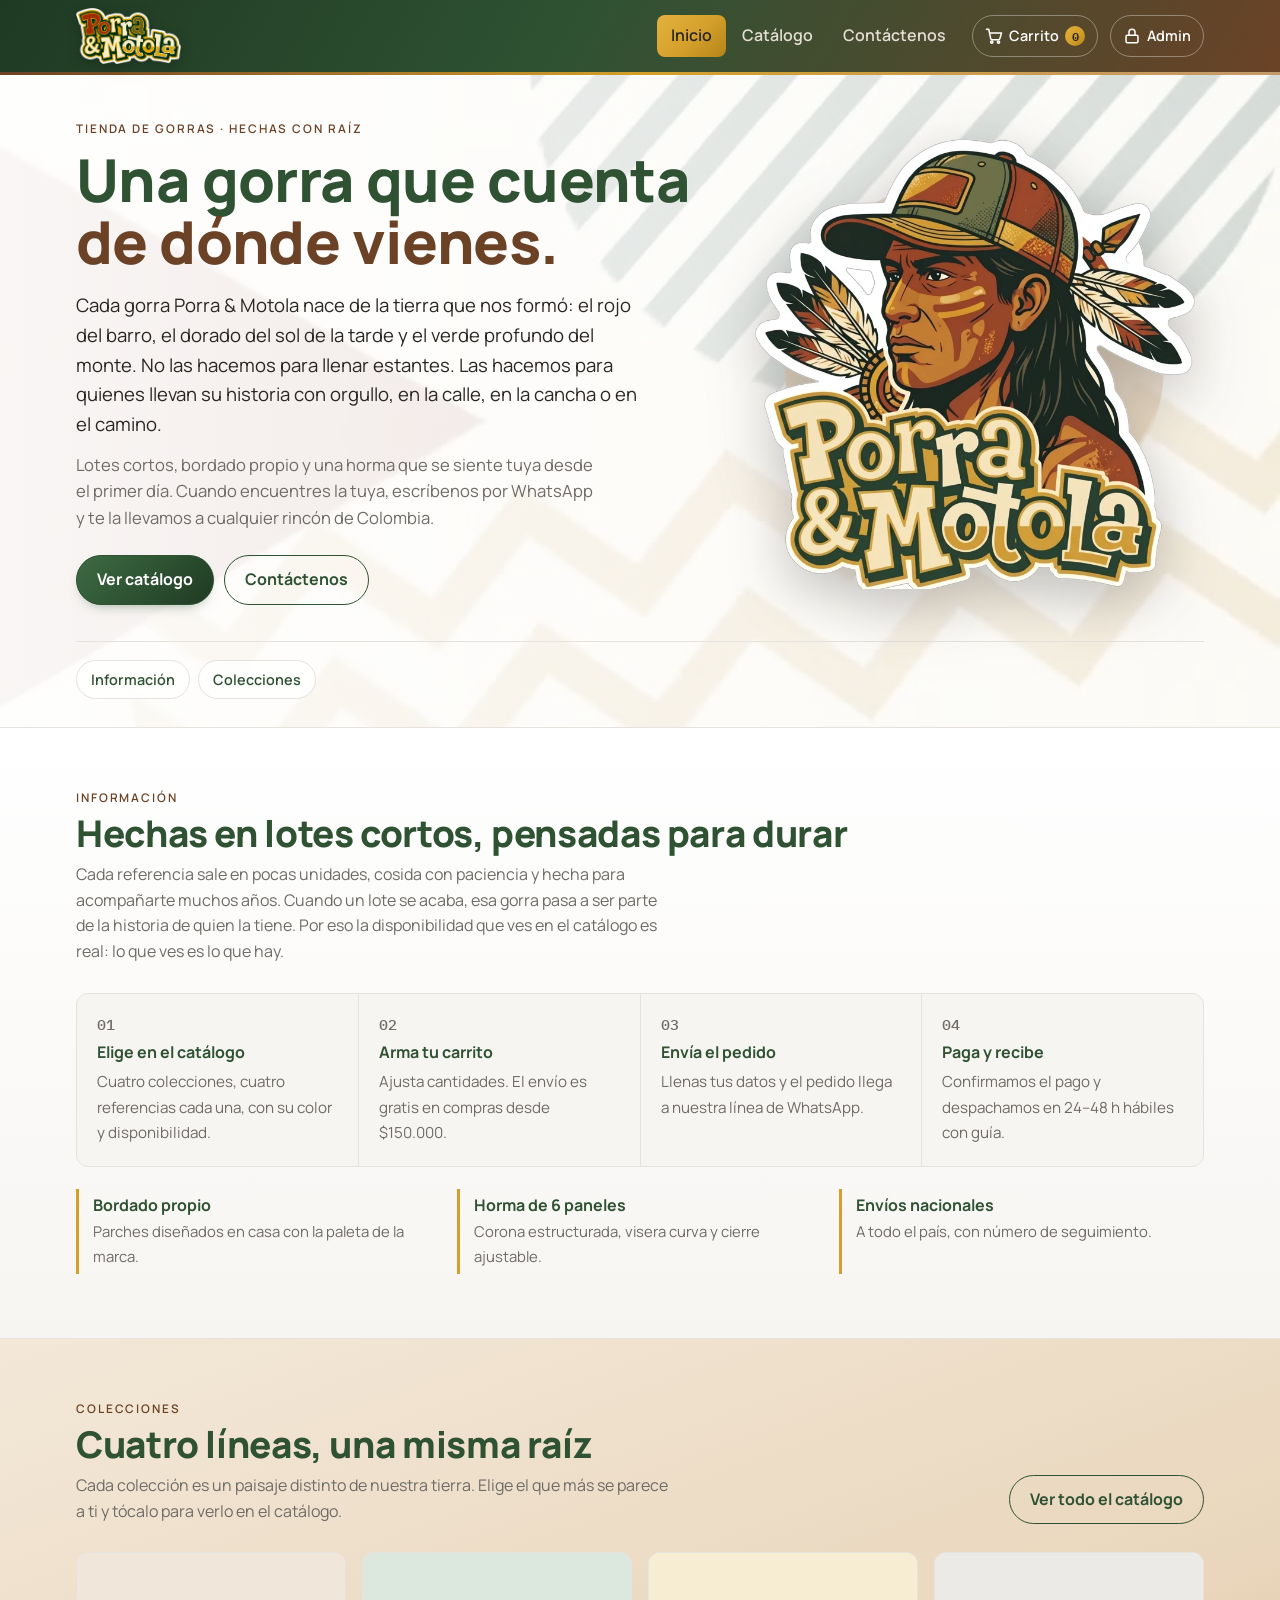
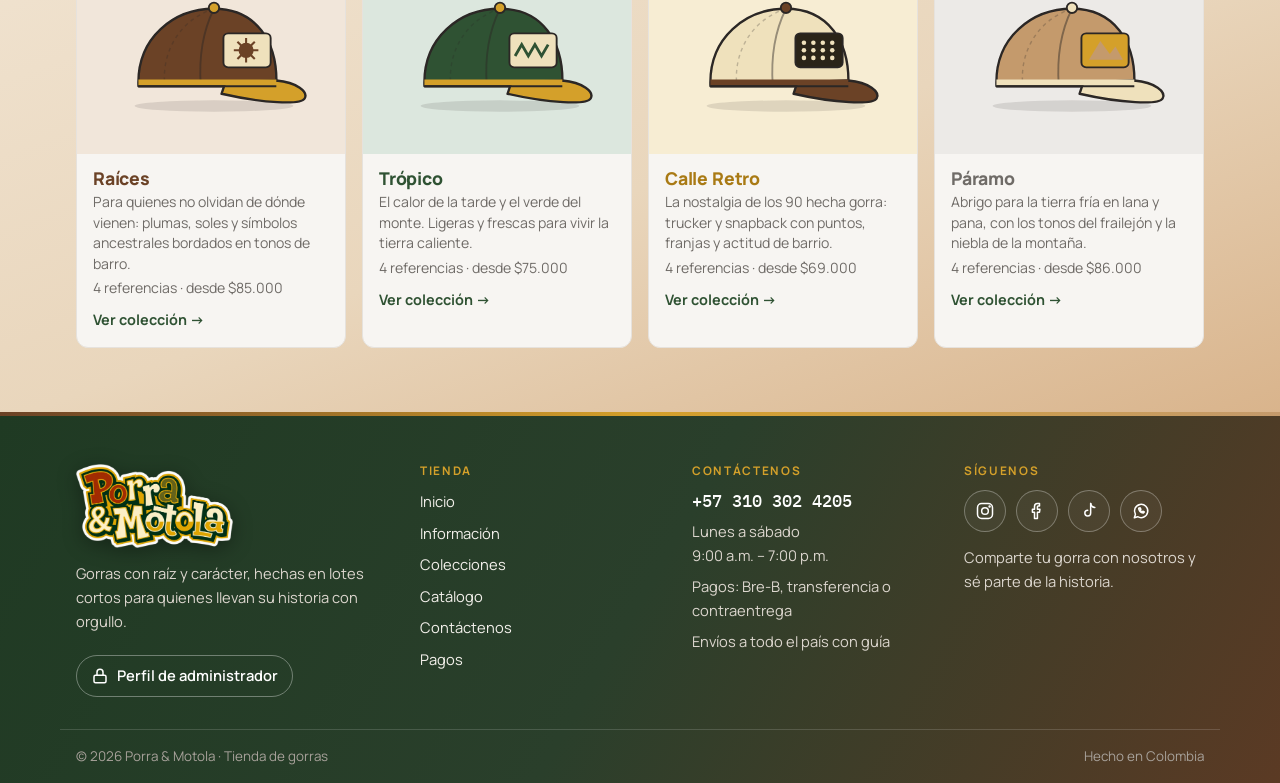
<file: index.html>
<!doctype html>
<html lang="es">
<head>
<meta charset="utf-8">
<meta name="viewport" content="width=device-width, initial-scale=1, viewport-fit=cover">
<title>Porra &amp; Motola · Tienda de gorras</title>
<meta name="description" content="Porra &amp; Motola: gorras con raíz y carácter. Cuatro colecciones con bordado propio y pedidos por WhatsApp a toda Colombia.">
<meta name="theme-color" content="#2F5233">
<meta property="og:title" content="Porra &amp; Motola · Tienda de gorras">
<meta property="og:description" content="Gorras con raíz y carácter. Pide por WhatsApp y recíbela en cualquier ciudad de Colombia.">
<meta property="og:image" content="assets/img/mascota.webp">
<meta property="og:type" content="website">
<link rel="icon" type="image/png" href="assets/img/favicon.png">
<link rel="apple-touch-icon" href="assets/img/logo-sello.png">
<link rel="preconnect" href="https://fonts.googleapis.com">
<link rel="preconnect" href="https://fonts.gstatic.com" crossorigin>
<link rel="stylesheet" href="https://fonts.googleapis.com/css2?family=Manrope:wght@400;500;600;700;800&family=IBM+Plex+Mono:wght@500&display=swap">
<link rel="stylesheet" href="assets/css/styles.css">
</head>
<body>
<header class="top">
  <div class="wrap">
    <button class="brand" type="button" data-go="inicio" aria-label="Porra &amp; Motola, ir al inicio"><img src="assets/img/logo-letras.webp" alt="Porra &amp; Motola"></button>
    <nav class="main" aria-label="Secciones">
      <button class="navbtn on" type="button" data-go="inicio">Inicio</button>
      <button class="navbtn" type="button" data-go="catalogo">Catálogo</button>
      <button class="navbtn" type="button" data-go="contactenos">Contáctenos</button>
    </nav>
    <button class="iconbtn" type="button" data-go="pagos" aria-label="Ver carrito"><svg class="i" viewBox="0 0 24 24"><circle cx="9" cy="20" r="1.5"/><circle cx="18" cy="20" r="1.5"/><path d="M2 3h3l2.6 12.4a2 2 0 0 0 2 1.6h8.2a2 2 0 0 0 2-1.5L22 8H6"/></svg><span class="lbl">Carrito</span><span class="n" id="cartN">0</span></button>
    <button class="iconbtn" type="button" id="openAdmin" title="Acceso administrador"><svg class="i" viewBox="0 0 24 24"><rect x="4" y="11" width="16" height="10" rx="2"/><path d="M8 11V7a4 4 0 0 1 8 0v4"/></svg><span class="lbl">Admin</span></button>
  </div>
</header>

<main>
<!-- ===== VISTA: INICIO ===== -->
<div class="view" id="v-inicio">
  <section class="band hero-b" id="inicio">
    <video class="bgvid" id="bgvid" autoplay muted loop playsinline preload="auto" poster="assets/img/fondo-inicio.jpg" aria-hidden="true" tabindex="-1"><source src="assets/video/fondo-inicio.mp4" type="video/mp4"></video>
    <div class="wrap hero">
      <div class="copy">
        <div class="eyebrow">Tienda de gorras · Hechas con raíz</div>
        <h1>Una gorra que cuenta <span>de dónde vienes.</span></h1>
        <p class="lead">Cada gorra Porra &amp; Motola nace de la tierra que nos formó: el rojo del barro, el dorado del sol de la tarde y el verde profundo del monte. No las hacemos para llenar estantes. Las hacemos para quienes llevan su historia con orgullo, en la calle, en la cancha o en el camino.</p>
        <p>Lotes cortos, bordado propio y una horma que se siente tuya desde el primer día. Cuando encuentres la tuya, escríbenos por WhatsApp y te la llevamos a cualquier rincón de Colombia.</p>
        <div class="cta">
          <button class="btn" type="button" data-go="catalogo">Ver catálogo</button>
          <button class="btn ghost" type="button" data-go="contactenos">Contáctenos</button>
        </div>
      </div>
      <div class="mascwrap"><img class="mascot" src="assets/img/mascota.webp" alt="Mascota Porra &amp; Motola: hombre indígena con gorra y plumas"></div>
    </div>
    <div class="wrap"><div class="subnav" role="navigation" aria-label="En esta página">
      <button type="button" data-go="informacion">Información</button>
      <button type="button" data-go="colecciones">Colecciones</button>
    </div></div>
  </section>

  <section class="band info-b" id="informacion">
    <div class="wrap">
      <div class="sechead"><div><div class="eyebrow">Información</div><h2>Hechas en lotes cortos, pensadas para durar</h2><p>Cada referencia sale en pocas unidades, cosida con paciencia y hecha para acompañarte muchos años. Cuando un lote se acaba, esa gorra pasa a ser parte de la historia de quien la tiene. Por eso la disponibilidad que ves en el catálogo es real: lo que ves es lo que hay.</p></div></div>
      <div class="info">
        <div><span class="num">01</span><b>Elige en el catálogo</b><span>Cuatro colecciones, cuatro referencias cada una, con su color y disponibilidad.</span></div>
        <div><span class="num">02</span><b>Arma tu carrito</b><span>Ajusta cantidades. El envío es gratis en compras desde $150.000.</span></div>
        <div><span class="num">03</span><b>Envía el pedido</b><span>Llenas tus datos y el pedido llega a nuestra línea de WhatsApp.</span></div>
        <div><span class="num">04</span><b>Paga y recibe</b><span>Confirmamos el pago y despachamos en 24–48 h hábiles con guía.</span></div>
      </div>
      <div class="feats">
        <div><b>Bordado propio</b><span>Parches diseñados en casa con la paleta de la marca.</span></div>
        <div><b>Horma de 6 paneles</b><span>Corona estructurada, visera curva y cierre ajustable.</span></div>
        <div><b>Envíos nacionales</b><span>A todo el país, con número de seguimiento.</span></div>
      </div>
    </div>
  </section>

  <section class="band cols-b" id="colecciones">
    <div class="wrap">
      <div class="sechead"><div><div class="eyebrow">Colecciones</div><h2>Cuatro líneas, una misma raíz</h2><p>Cada colección es un paisaje distinto de nuestra tierra. Elige el que más se parece a ti y tócalo para verlo en el catálogo.</p></div><button class="btn ghost" type="button" data-go="catalogo">Ver todo el catálogo</button></div>
      <div class="cols" id="colCards"></div>
    </div>
  </section>
</div>

<!-- ===== VISTA: CATÁLOGO ===== -->
<div class="view" id="v-catalogo" hidden>
  <section class="pagehead"><div class="wrap"><div class="eyebrow">Catálogo 2026</div><h1>Elige tu gorra</h1><p>Escoge el color con los círculos y agrégala al carrito. Toca la imagen para verla en detalle.</p></div></section>
  <section class="band"><div class="wrap">
    <div class="tabsrow" id="filters" role="tablist" aria-label="Filtrar por colección"></div>
    <div id="lines"></div>
  </div></section>
</div>

<!-- ===== VISTA: CONTÁCTENOS ===== -->
<div class="view" id="v-contactenos" hidden>
  <section class="pagehead"><div class="wrap"><div class="eyebrow">Contáctenos</div><h1>Estamos para escucharte</h1><p>Detrás de cada gorra hay una persona que la eligió con intención. Escríbenos tus dudas, ideas o pedidos especiales y te respondemos personalmente.</p></div></section>
  <section class="band contact-b" id="contacto">
    <div class="wrap contact">
      <div>
        <div class="eyebrow">Línea directa</div>
        <h2>Hablemos por WhatsApp</h2>
        <p style="margin:8px 0 0">¿Tienes una idea, un equipo o un evento? Cuéntanos. Respondemos personalmente cada mensaje, porque detrás de cada pedido hay una historia que queremos conocer. También atendemos ventas al por mayor y diseños personalizados.</p>
        <div class="phone" id="phoneTxt">+57 310 302 4205</div>
        <div class="cta">
          <a class="btn wa" href="https://wa.me/573103024205?text=Hola%20Porra%20%26%20Motola%2C%20quiero%20informaci%C3%B3n%20sobre%20sus%20gorras" target="_blank" rel="noopener">Abrir WhatsApp</a>
          <button class="btn ghost" type="button" id="copyPhone">Copiar número</button>
        </div>
      </div>
      <dl>
        <div><dt>Atención</dt><dd>Lunes a sábado, 9:00 a.m. – 7:00 p.m.</dd></div>
        <div><dt>Pagos</dt><dd>Bre-B, transferencia bancaria o contraentrega</dd></div>
        <div><dt>Envíos</dt><dd>A todo el país, con guía de seguimiento</dd></div>
        <div><dt>Mayoristas</dt><dd>Desde 12 unidades, con descuento por volumen</dd></div>
      </dl>
    </div>
  </section>
  <section class="band"><div class="wrap">
    <div class="cgrid">
      <div class="panel">
        <h3>Envíanos un mensaje</h3>
        <p class="note" style="margin-top:-6px">Llena el formulario y lo abrimos en WhatsApp con tu mensaje listo para enviar.</p>
        <form id="contactForm" novalidate>
          <div class="two">
            <div class="f"><label for="cNombre">Nombre</label><input id="cNombre" autocomplete="name" placeholder="Tu nombre"></div>
            <div class="f"><label for="cEmail">Correo electrónico</label><input id="cEmail" type="email" autocomplete="email" placeholder="nombre@correo.com"></div>
          </div>
          <div class="f"><label for="cMotivo">Motivo</label>
            <select id="cMotivo"><option>Consulta sobre un producto</option><option>Pedido al por mayor</option><option>Diseño personalizado</option><option>Estado de mi pedido</option><option>Otro</option></select></div>
          <div class="f"><label for="cMsg">Mensaje</label><textarea id="cMsg" rows="4" placeholder="Cuéntanos en qué podemos ayudarte"></textarea></div>
          <p class="err" id="cErr" hidden></p>
          <button class="btn block" type="submit">Preparar mensaje</button>
        </form>
        <div id="cBox" hidden>
          <pre class="msg" id="cTxt"></pre>
          <div class="stack"><a class="btn wa" id="cWa" href="https://wa.me/573103024205" target="_blank" rel="noopener">Enviar por WhatsApp</a><button class="btn ghost" type="button" id="cCopy">Copiar mensaje</button></div>
          <button class="link" type="button" id="cEdit">Editar mensaje</button>
        </div>
      </div>
      <div class="faq">
        <h3>Preguntas frecuentes</h3>
        <details open><summary>¿Cuánto tarda el envío?</summary><p>Despachamos en 24–48 h hábiles después de confirmar el pago. La entrega depende de la ciudad y la transportadora.</p></details>
        <details><summary>¿Qué talla tienen las gorras?</summary><p>Todas son talla única ajustable, con cierre snapback o correa según la referencia.</p></details>
        <details><summary>¿Cómo pago?</summary><p>Con Bre-B, transferencia bancaria o contraentrega donde haya cobertura. Te confirmamos los datos por WhatsApp.</p></details>
        <details><summary>¿Hacen diseños personalizados?</summary><p>Sí, para equipos, empresas y eventos desde 12 unidades. Cuéntanos tu idea en el formulario.</p></details>
      </div>
    </div>
  </div></section>
</div>

<!-- ===== VISTA: PAGOS ===== -->
<div class="view" id="v-pagos" hidden>
  <section class="pagehead"><div class="wrap"><div class="eyebrow">Pagos</div><h1>Finaliza tu pedido</h1><p>Revisa el carrito, completa tus datos y envía el pedido a nuestra línea de WhatsApp, donde te confirmamos el pago y el envío.</p></div></section>
  <section class="band"><div class="wrap">
    <div class="paygrid">
      <div class="panel"><h3>1 · Tu carrito</h3><div id="cartList"></div><div class="totals" id="totals"></div></div>
      <div class="panel">
        <h3>2 · Datos de envío y pago</h3>
        <form id="orderForm" novalidate>
          <div class="f"><label for="fNombre">Nombre completo</label><input id="fNombre" autocomplete="name" placeholder="Ej: Laura Gómez"></div>
          <div class="two">
            <div class="f"><label for="fTel">Celular</label><input id="fTel" inputmode="tel" autocomplete="tel" placeholder="300 123 4567"></div>
            <div class="f"><label for="fEmail">Correo electrónico</label><input id="fEmail" type="email" inputmode="email" autocomplete="email" placeholder="nombre@correo.com"></div>
          </div>
          <div class="two">
            <div class="f"><label for="fCiudad">Ciudad</label><input id="fCiudad" placeholder="Ej: Ibagué"></div>
            <div class="f"><label for="fDir">Dirección</label><input id="fDir" autocomplete="street-address" placeholder="Calle, número, barrio"></div>
          </div>
          <div class="f"><span class="lbl2">Método de pago</span>
            <div class="paymeth">
              <label><input type="radio" name="pago" id="pBreb" value="Bre-B" checked><span>Bre-B<small>Pago inmediato con llave; te la enviamos por WhatsApp.</small></span></label>
              <label><input type="radio" name="pago" id="pTransf" value="Transferencia bancaria"><span>Transferencia bancaria<small>Te compartimos los datos de la cuenta en el chat.</small></span></label>
              <label><input type="radio" name="pago" id="pContra" value="Contraentrega"><span>Contraentrega<small>Sujeto a cobertura de la transportadora.</small></span></label>
            </div>
          </div>
          <div class="f"><label for="fNota">Nota (opcional)</label><textarea id="fNota" rows="2" placeholder="Ej: es para regalo"></textarea></div>
          <p class="err" id="formErr" hidden></p>
          <button class="btn block" type="submit" id="sendBtn">Preparar pedido</button>
        </form>
        <div id="sendBox" hidden>
          <p class="note" style="margin-top:0">Mensaje que se enviará a la línea <b>+57 310 302 4205</b>:</p>
          <pre class="msg" id="msgTxt"></pre>
          <div class="stack">
            <a class="btn wa" id="waLink" href="https://wa.me/573103024205" target="_blank" rel="noopener">Enviar por WhatsApp</a>
            <button class="btn ghost" type="button" id="copyMsg">Copiar mensaje</button>
          </div>
          <p class="note">Si WhatsApp no se abre, copia el mensaje y envíalo al +57 310 302 4205.</p>
          <div class="stack"><button class="link" type="button" id="editBtn">Editar datos</button><button class="link" type="button" id="doneBtn">Ya envié el pedido · vaciar carrito</button></div>
        </div>
      </div>
    </div>
  </div></section>
</div>
</main>


<footer>
  <div class="wrap fgrid">
    <div>
      <img class="flogo" src="assets/img/logo-letras.webp" alt="Porra &amp; Motola">
      <p>Gorras con raíz y carácter, hechas en lotes cortos para quienes llevan su historia con orgullo.</p>
      <button class="adminlink" type="button" id="footAdmin"><svg class="i" viewBox="0 0 24 24"><rect x="4" y="11" width="16" height="10" rx="2"/><path d="M8 11V7a4 4 0 0 1 8 0v4"/></svg>Perfil de administrador</button>
    </div>
    <div>
      <h4>Tienda</h4>
      <ul class="flist">
        <li><button type="button" data-go="inicio">Inicio</button></li>
        <li><button type="button" data-go="informacion">Información</button></li>
        <li><button type="button" data-go="colecciones">Colecciones</button></li>
        <li><button type="button" data-go="catalogo">Catálogo</button></li>
        <li><button type="button" data-go="contactenos">Contáctenos</button></li>
        <li><button type="button" data-go="pagos">Pagos</button></li>
      </ul>
    </div>
    <div>
      <h4>Contáctenos</h4>
      <p class="fphone">+57 310 302 4205</p>
      <p>Lunes a sábado<br>9:00 a.m. – 7:00 p.m.</p>
      <p>Pagos: Bre-B, transferencia o contraentrega</p>
      <p>Envíos a todo el país con guía</p>
    </div>
    <div>
      <h4>Síguenos</h4>
      <div class="social">
        <a id="soc-ig" href="https://www.instagram.com/" target="_blank" rel="noopener" aria-label="Instagram" title="Instagram"><svg viewBox="0 0 24 24"><rect x="3" y="3" width="18" height="18" rx="5"/><circle cx="12" cy="12" r="4"/><circle cx="17.5" cy="6.5" r=".6" fill="currentColor"/></svg></a>
        <a id="soc-fb" href="https://www.facebook.com/" target="_blank" rel="noopener" aria-label="Facebook" title="Facebook"><svg viewBox="0 0 24 24"><path d="M15 3h-2.5A3.5 3.5 0 0 0 9 6.5V10H6.5v3.5H9V21h3.5v-7.5H15l.5-3.5h-3V7a1 1 0 0 1 1-1H15z"/></svg></a>
        <a id="soc-tt" href="https://www.tiktok.com/" target="_blank" rel="noopener" aria-label="TikTok" title="TikTok"><svg viewBox="0 0 24 24"><path d="M14 3v11.5a3.5 3.5 0 1 1-3.5-3.5"/><path d="M14 3c.5 2.8 2.4 4.6 5 4.8"/></svg></a>
        <a id="soc-wa" href="https://wa.me/573103024205" target="_blank" rel="noopener" aria-label="WhatsApp" title="WhatsApp"><svg viewBox="0 0 24 24"><path d="M4 20l1.3-3.9A8 8 0 1 1 8 18.8z"/><path d="M9.2 8.6c.2 2.9 2.6 5.4 5.6 5.9l1.2-1.3-1.8-.9-.8.8c-1-.4-1.9-1.3-2.3-2.3l.8-.8-.9-1.8z"/></svg></a>
      </div>
      <p style="margin-top:14px">Comparte tu gorra con nosotros y sé parte de la historia.</p>
    </div>
  </div>
  <div class="wrap fbottom"><span>© 2026 Porra &amp; Motola · Tienda de gorras</span><span>Hecho en Colombia</span></div>
</footer>

<!-- ADMIN -->
<div class="layer" id="adminLayer" hidden role="dialog" aria-modal="true" aria-label="Panel administrador">
  <div class="layerbar"><div class="wrap"><b>Panel administrador · Porra &amp; Motola</b><button class="iconbtn" type="button" id="closeAdmin">Volver a la tienda</button></div></div>
  <div class="wrap">
    <div class="login panel" id="loginBox">
      <img src="assets/img/logo-letras.webp" alt="" style="width:180px;border-radius:0">
      <h3 style="color:var(--bosque);margin-bottom:16px">Acceso administrador</h3>
      <form id="loginForm"><div class="f"><label for="pin">Clave</label><input id="pin" type="password" autocomplete="current-password" placeholder="Clave de acceso"></div>
      <p class="err" id="pinErr" hidden>Clave incorrecta. Revisa mayúsculas y vuelve a intentar.</p>
      <button class="btn block" type="submit">Entrar al panel</button></form>
      <p class="note">Clave de demostración: <b>motola2026</b>. Cámbiala en el código (constante ADMIN_PIN).</p>
    </div>
    <div id="dash" hidden>
      <div class="dashbar">
        <div><div class="eyebrow">Últimos 30 días</div><h2>Estadísticas de la tienda</h2></div>
        <div class="stack" style="margin:0;align-items:center">
          <span class="demo" id="demoTag">Incluye datos de ejemplo</span>
          <button class="chip" type="button" id="resetBtn">Reiniciar datos</button>
          <button class="chip" type="button" id="logoutBtn">Cerrar sesión</button>
        </div>
      </div>
      <div class="kpis" id="kpis"></div>
      <div class="dgrid">
        <div class="panel chart"><h3>Visitas · últimos 14 días</h3><div id="visitsChart"></div></div>
        <div class="panel"><h3>Ventas por colección</h3><div id="byCol"></div></div>
      </div>
      <div class="dgrid">
        <div class="panel"><h3>Productos más vendidos</h3><div class="tablewrap" id="topProd"></div></div>
        <div class="panel"><h3>Colores preferidos</h3><div id="byColor"></div></div>
      </div>
      <div class="panel" style="margin-bottom:16px"><h3>Inventario y precios</h3><p class="note" style="margin-top:-8px">Edita el precio o las existencias; el catálogo se actualiza al instante.</p><div class="tablewrap" id="invTable"></div></div>
      <div class="panel" style="margin-bottom:16px"><h3>Últimos pedidos</h3><div class="tablewrap" id="orders"></div></div>
      <p class="note" style="margin-bottom:40px">Los datos se guardan en este navegador. Para medir las visitas de todos los clientes en GitHub Pages hay que conectar un servicio externo, como Google Analytics o Firebase.</p>
    </div>
  </div>
</div>

<div class="modal" id="modal" hidden></div>
<div class="toast" id="toast" hidden></div>
<script src="assets/js/app.js"></script>
</body>
</html>
</file>
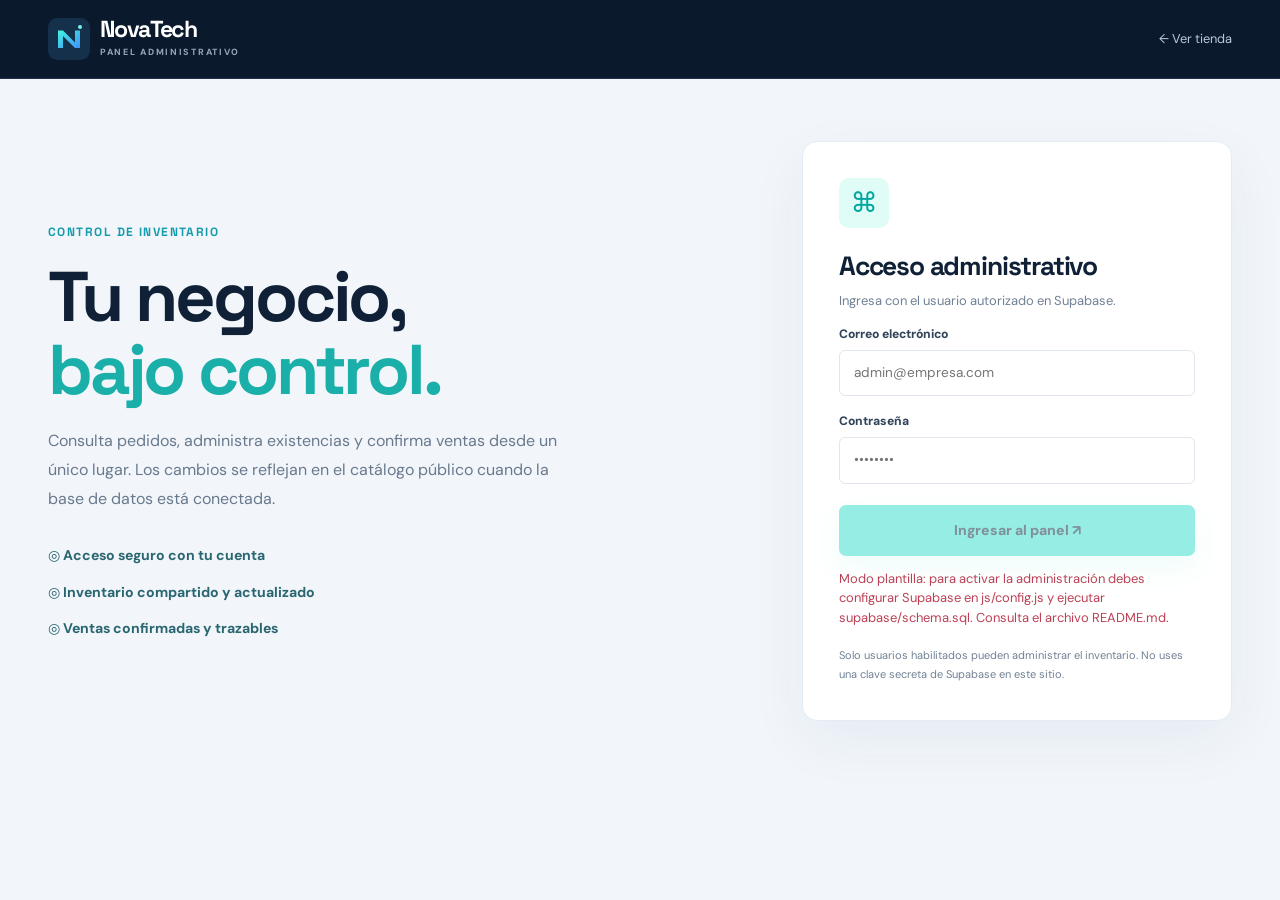
<file: admin.html>
<!doctype html>
<html lang="es">
<head>
  <meta charset="utf-8"><meta name="viewport" content="width=device-width, initial-scale=1"><meta name="theme-color" content="#091528">
  <title>Administración | NovaTech</title><link rel="icon" type="image/svg+xml" href="assets/favicon.svg"><link rel="stylesheet" href="css/styles.css">
  <script defer src="js/config.js"></script><script type="module" src="js/admin.js"></script>
</head>
<body class="admin-body"><header class="admin-topbar"><div class="container admin-nav"><a class="brand" href="index.html"><img src="assets/logo.svg" alt="" width="42" height="42"><span><strong data-brand>NovaTech</strong><small>PANEL ADMINISTRATIVO</small></span></a><div><a class="admin-site-link" href="index.html">← Ver tienda</a><button id="logout" class="btn btn-outline-dark btn-sm" hidden>Cerrar sesión</button></div></div></header>
<main class="admin-main container"><section id="admin-login" class="login-layout"><div class="login-info"><span class="section-kicker">CONTROL DE INVENTARIO</span><h1>Tu negocio,<br><span>bajo control.</span></h1><p>Consulta pedidos, administra existencias y confirma ventas desde un único lugar. Los cambios se reflejan en el catálogo público cuando la base de datos está conectada.</p><div class="login-steps"><span>◎ Acceso seguro con tu cuenta</span><span>◎ Inventario compartido y actualizado</span><span>◎ Ventas confirmadas y trazables</span></div></div><form class="login-card" id="login-form"><div class="login-icon">⌘</div><h2>Acceso administrativo</h2><p>Ingresa con el usuario autorizado en Supabase.</p><label for="login-email">Correo electrónico</label><input id="login-email" type="email" required autocomplete="username" placeholder="admin@empresa.com"><label for="login-password">Contraseña</label><input id="login-password" type="password" required autocomplete="current-password" placeholder="••••••••"><button class="btn btn-primary btn-full" type="submit" id="login-button">Ingresar al panel ↗</button><div id="login-message" class="form-message" role="status"></div><p class="login-footnote">Solo usuarios habilitados pueden administrar el inventario. No uses una clave secreta de Supabase en este sitio.</p></form></section>
<section id="admin-dashboard" hidden><div class="dashboard-heading"><div><span class="section-kicker">PANEL DE CONTROL</span><h1>Resumen de <span>operaciones.</span></h1><p>Gestiona tu catálogo y confirma las ventas recibidas por WhatsApp.</p></div><button id="admin-refresh" class="btn btn-outline-dark btn-sm">↻ Actualizar</button></div><div class="metrics"><article class="metric"><span>Productos activos</span><strong id="metric-products">—</strong><small>Referencias publicadas</small></article><article class="metric"><span>Unidades en inventario</span><strong id="metric-stock">—</strong><small>Existencias disponibles</small></article><article class="metric"><span>Pedidos pendientes</span><strong id="metric-pending">—</strong><small>Por confirmar</small></article><article class="metric"><span>Ventas confirmadas</span><strong id="metric-sales">—</strong><small id="metric-revenue">Valor total: —</small></article></div><div class="admin-tabs"><button type="button" class="admin-tab active" data-tab="products">Inventario y productos</button><button type="button" class="admin-tab" data-tab="orders">Pedidos y ventas</button></div><div id="admin-products"><div class="admin-section-top"><div><h2>Catálogo e inventario</h2><p>Actualiza stock, precio, imágenes o visibilidad de las referencias.</p></div><div class="admin-section-actions"><button id="export-inventory" class="btn btn-outline-dark btn-sm">↓ Exportar CSV</button><button id="new-product" class="btn btn-primary btn-sm">+ Nuevo producto</button></div></div><div class="table-wrap"><table class="data-table"><thead><tr><th>Producto</th><th>Referencia</th><th>Precio</th><th>Stock</th><th>Vendidos</th><th>Estado</th><th>Acción</th></tr></thead><tbody id="admin-product-rows"><tr><td colspan="7">Cargando...</td></tr></tbody></table></div></div><div id="admin-orders" hidden><div class="admin-section-top"><div><h2>Pedidos de WhatsApp</h2><p>Confirma una venta para descontar unidades del inventario. Cancela si no se concretó. Se muestran los 150 pedidos más recientes.</p></div></div><div id="admin-order-list" class="orders-list"><p class="empty-state">Cargando pedidos...</p></div></div><p id="dashboard-message" class="form-message" role="status"></p></section></main>
<div id="product-modal" class="modal-shell" hidden><div class="modal-scrim" data-close-product="true"></div><form id="product-form" class="product-modal" role="dialog" aria-modal="true" aria-labelledby="modal-title"><div class="modal-head"><h2 id="modal-title">Nuevo producto</h2><button type="button" class="icon-button" id="product-modal-close" aria-label="Cerrar">✕</button></div><div class="modal-scroll"><input type="hidden" id="product-id"><div class="form-pair"><div class="form-field"><label for="product-reference">Referencia *</label><input id="product-reference" required maxlength="45" placeholder="TEC-001"></div><div class="form-field"><label for="product-category">Categoría *</label><input id="product-category" required maxlength="55" placeholder="Accesorios"></div></div><div class="form-field"><label for="product-name">Nombre *</label><input id="product-name" required maxlength="130" placeholder="Nombre del producto"></div><div class="form-field"><label for="product-description">Descripción</label><textarea id="product-description" maxlength="700" rows="3"></textarea></div><div class="form-pair"><div class="form-field"><label for="product-price">Precio COP *</label><input id="product-price" type="number" min="0" max="999999999" step="1" required></div><div class="form-field"><label for="product-stock">Cantidad en stock *</label><input id="product-stock" type="number" min="0" max="1000000" step="1" required></div></div><div class="form-field"><label for="product-image">URL o ruta de imagen</label><input id="product-image" maxlength="500" placeholder="assets/products/router.svg"><small>Para imágenes nuevas puedes subir el archivo a /assets/products/ en GitHub y pegar aquí su ruta.</small></div><label class="check-row"><input id="product-active" type="checkbox" checked> Mostrar este producto en el catálogo público</label><div id="product-form-message" class="form-message" role="status"></div></div><div class="modal-actions"><button type="button" class="btn btn-outline-dark" id="cancel-product">Cancelar</button><button type="submit" class="btn btn-primary" id="save-product">Guardar producto</button></div></form></div>
<div id="toast" class="toast" role="status" aria-live="polite"></div>
</body></html>
</file>
<file: assets/css/styles.css>
html,body{margin:0}
:root{padding-top:env(safe-area-inset-top,0px);padding-bottom:env(safe-area-inset-bottom,0px)}
img{max-width:100%}
[hidden]{display:none!important}

/* Layout: tres vistas independientes (Inicio · Catálogo · Pagos) bajo una barra fija; Inicio en bandas de color propias; admin en capa superpuesta */
:root{
  --fondo:#FFFFFF; --papel:#F7F5F2; --linea:#E6E2DD; --texto:#2B2725; --suave:#6F6B67; --dorado:#F3E8D8;
  --bosque:#2F5233; --mostaza:#D4A02A; --teja:#6B4226; --oliva:#C49A6C; --gris:#8E8984;
  --cafe:#6B4226; --cafe-claro:#C49A6C;
  --ok:#2E6B41; --warn:#8A6514; --bad:#8A3B22;
  --g-monte:linear-gradient(120deg,#1F3A23 0%,#2F5233 45%,#4E4A2E 75%,#6B4226 100%);
  --g-sol:linear-gradient(180deg,#FFFFFF 0%,#FFFFFF 70%,#F7F5F2 100%);
  --g-barro:linear-gradient(120deg,#2F5233 0%,#4E4A2E 50%,#6B4226 100%);
  --g-oro:linear-gradient(135deg,#E3B13F 0%,#D4A02A 55%,#B5841A 100%);
  --g-crema:linear-gradient(180deg,#FFFFFF 0%,#F7F5F2 100%);
    --sans:"Manrope","Segoe UI",Helvetica,Arial,sans-serif;
  --mono:"IBM Plex Mono",ui-monospace,Menlo,monospace;
  --r:12px; color-scheme:light;
}
*{box-sizing:border-box}
[hidden]{display:none!important}
html{scroll-behavior:smooth}
body{background:var(--fondo);color:var(--texto);font:16px/1.6 var(--sans);margin:0}
body::before{content:"";position:fixed;inset:0 0 auto;height:env(safe-area-inset-top,0px);z-index:60;background:var(--bosque)}
button{font:inherit;cursor:pointer;color:inherit}
:focus-visible{outline:2px solid var(--mostaza);outline-offset:2px}
.wrap{max-width:1160px;margin:0 auto;padding-left:max(16px,env(safe-area-inset-left,0px));padding-right:max(16px,env(safe-area-inset-right,0px))}
h1,h2,h3,h4{margin:0;line-height:1.15;text-wrap:balance;letter-spacing:-.01em}
.eyebrow{font:600 .74rem/1 var(--sans);letter-spacing:.16em;text-transform:uppercase;color:var(--teja)}
svg.i{width:18px;height:18px;fill:none;stroke:currentColor;stroke-width:2;stroke-linecap:round;stroke-linejoin:round;flex:none}

/* Barra superior */
header.top{position:sticky;top:env(safe-area-inset-top,0px);z-index:50;background:var(--bosque);background-image:var(--g-monte);border-bottom:3px solid transparent;border-image:linear-gradient(90deg,#6B4226,#D4A02A,#C49A6C) 1}
header.top .wrap{display:flex;align-items:center;gap:12px;padding-block:8px}
.brand{display:flex;align-items:center;gap:10px;margin-right:auto;border:0;background:none;padding:0}
.brand img{height:56px;width:auto;display:block;filter:drop-shadow(0 3px 6px rgba(0,0,0,.25));transition:transform .2s}
.brand:hover img{transform:rotate(-2deg) scale(1.03)}
.brand span{font-weight:800;font-size:1.05rem;color:#FFFFFF}
nav.main{display:flex;gap:2px}
.navbtn{border:0;background:none;padding:8px 14px;border-radius:8px;font-weight:600;color:#E4DDD3}
@media (max-width:480px){.navbtn{padding:6px 8px;font-size:.86rem}}
.navbtn:hover{color:#fff;background:rgba(255,255,255,.08)}
.navbtn.on{color:var(--texto);background:var(--g-oro)}
.iconbtn{display:flex;align-items:center;gap:6px;border:1px solid rgba(255,255,255,.35);background:transparent;color:#FFFFFF;padding:8px 12px;border-radius:999px;font-weight:600;font-size:.9rem}
.iconbtn:hover{border-color:var(--mostaza)}
.iconbtn .n{background:var(--g-oro);color:var(--texto);min-width:20px;height:20px;border-radius:10px;display:grid;place-items:center;font:600 .75rem var(--mono)}
@media (max-width:760px){
  header.top .wrap{flex-wrap:wrap}
  nav.main{order:3;width:100%;justify-content:space-around;border-top:1px solid rgba(255,255,255,.2);padding-top:6px}
  .iconbtn .lbl{display:none}
}

/* Botones */
.btn{text-decoration:none;display:inline-flex;align-items:center;justify-content:center;gap:8px;border:1px solid var(--bosque);background:var(--bosque);background-image:linear-gradient(135deg,#3D6B42,#1F3A23);box-shadow:0 6px 14px -8px rgba(47,82,51,.6);color:#fff;font-weight:700;padding:11px 20px;border-radius:999px;transition:background .15s,color .15s}
.btn:hover{background-image:linear-gradient(135deg,#4A7A50,#2F5233)}
.btn.ghost{background:transparent;background-image:none;box-shadow:none;color:var(--bosque)}
.btn.ghost:hover{background:rgba(47,82,51,.06)}
.btn.wa{background:#1E8A4C;background-image:linear-gradient(135deg,#25A35A,#17703D);border-color:#1E8A4C}
.btn.wa:hover{background-image:linear-gradient(135deg,#2BB565,#1E8A4C)}
.btn[disabled]{opacity:.4;cursor:not-allowed}
.btn.block{width:100%}

.sechead{display:flex;flex-wrap:wrap;align-items:end;justify-content:space-between;gap:16px;margin-bottom:28px}
.sechead h2{font-size:clamp(1.7rem,3.4vw,2.3rem);font-weight:800;color:var(--bosque);margin-top:8px}
.sechead p{margin:8px 0 0;max-width:60ch;color:var(--suave)}

/* Héroe */
.hero{display:grid;grid-template-columns:1.15fr .85fr;gap:48px;align-items:center}
.mascwrap{position:relative;justify-self:center;width:100%;max-width:440px;display:grid;place-items:center}
.mascwrap::before{content:"";position:absolute;width:86%;aspect-ratio:1;border-radius:50%;background:radial-gradient(circle at 40% 35%,#F3E8D8 0%,#EBDCC8 55%,rgba(196,154,108,.25) 72%,transparent 74%);z-index:0}
.mascot{position:relative;z-index:1;width:100%;filter:drop-shadow(0 18px 28px rgba(43,39,37,.28));transition:transform .5s}
.mascwrap:hover .mascot{transform:translateY(-4px) rotate(-1.5deg)}
@keyframes spin{to{transform:rotate(360deg)}}
.hero h1{font-size:clamp(2.2rem,5vw,3.7rem);font-weight:800;color:var(--bosque);margin:14px 0 18px;line-height:1.05}
.hero h1 span{color:var(--teja)}
.hero p{max-width:52ch;color:var(--suave);font-size:1.04rem;margin:0 0 12px}
.hero p.lead{font-size:1.16rem;color:var(--texto)}
.hero .cta{display:flex;flex-wrap:wrap;gap:10px;margin-top:24px}
.facts{display:flex;flex-wrap:wrap;gap:28px;margin-top:28px;padding-top:20px;border-top:1px solid var(--linea)}
.facts b{display:block;font-size:1.4rem;color:var(--bosque);font-variant-numeric:tabular-nums}
.facts small{color:var(--suave)}
@media (max-width:860px){.hero{grid-template-columns:1fr;gap:16px}.mascwrap{max-width:260px;order:-1}}
/* Vistas y bandas */
.band{padding-block:64px;scroll-margin-top:70px}
.hero-b{position:relative;overflow:hidden;isolation:isolate;padding-block:48px 28px;background:#FFFFFF}
.bgvid{position:absolute;inset:0;width:100%;height:100%;object-fit:cover;opacity:.24;filter:saturate(.85);z-index:-2;pointer-events:none}
.hero-b::after{content:"";position:absolute;inset:0;z-index:-1;background:linear-gradient(90deg,rgba(255,255,255,.8) 0%,rgba(255,255,255,.5) 50%,rgba(255,255,255,.2) 100%);pointer-events:none}
.info-b{background:var(--papel);background-image:var(--g-crema);border-block:1px solid var(--linea)}
.cols-b{background:var(--dorado);background-image:linear-gradient(160deg,#F3E8D8 0%,#E9D6BC 60%,#D9B48C 100%)}
.cols-b .eyebrow{color:var(--teja)}
.cgrid{display:grid;grid-template-columns:1.2fr 1fr;gap:22px;align-items:start}
@media (max-width:900px){.cgrid{grid-template-columns:1fr}}
select{font:inherit;padding:10px 12px;border:1px solid var(--linea);border-radius:8px;background:#fff;color:var(--texto);width:100%}
.faq h3{font-size:1.15rem;font-weight:800;color:var(--bosque);margin-bottom:12px}
.faq details{background:var(--papel);border:1px solid var(--linea);border-radius:10px;padding:12px 16px;margin-bottom:10px}
.faq summary{cursor:pointer;font-weight:700;color:var(--bosque)}
.faq details p{margin:8px 0 0;color:var(--suave)}
.contact-b{background:var(--fondo);background-image:radial-gradient(circle at 85% 20%,rgba(255,255,255,.8) 0,transparent 40%),linear-gradient(120deg,#FFFFFF 0%,#F7F1E8 40%,#EFE3D1 75%,#E6D2B8 100%);color:var(--texto);border-bottom:1px solid var(--linea)}
.subnav{display:flex;flex-wrap:wrap;gap:8px;margin-top:36px;padding-top:18px;border-top:1px solid var(--linea)}
.subnav button{border:1px solid var(--linea);background:rgba(255,255,255,.85);border-radius:999px;padding:7px 14px;font-weight:600;font-size:.9rem;color:var(--bosque)}
.subnav button:hover{border-color:var(--bosque)}
.pagehead{background-color:var(--bosque);color:#F2EEE8;padding-block:52px 48px;border-bottom:4px solid var(--mostaza);background-image:linear-gradient(90deg,rgba(31,58,35,.95) 0%,rgba(31,58,35,.82) 38%,rgba(31,58,35,.25) 72%,rgba(31,58,35,0) 100%),url(../img/fondo-patron.webp);background-size:cover;background-position:center}
@media (max-width:760px){.pagehead{background-image:linear-gradient(rgba(31,58,35,.84),rgba(31,58,35,.84)),url(../img/fondo-patron.webp)}}
.pagehead h1{font-size:clamp(1.9rem,4vw,2.8rem);font-weight:800;color:#FFFFFF;margin-top:8px;text-shadow:0 2px 10px rgba(0,0,0,.35)}
.pagehead p{max-width:62ch;margin:10px 0 0;color:#E4DDD3}
.pagehead .eyebrow{color:var(--mostaza)}
.view .band:not(.hero-b):not(.info-b):not(.cols-b):not(.contact-b){padding-block:40px 64px}
.view .contact-b{padding-block:48px}
.num{display:block;font:500 .8rem var(--mono);color:var(--teja);margin-bottom:6px}
.feats{display:grid;grid-template-columns:repeat(3,1fr);gap:16px;margin-top:22px}
.feats div{border-left:3px solid var(--mostaza);padding:4px 0 4px 14px}
.feats b{display:block;color:var(--bosque)}
.feats span{color:var(--suave);font-size:.93rem}
@media (max-width:760px){.feats{grid-template-columns:1fr}}

/* Información */
.about{display:grid;grid-template-columns:280px 1fr;gap:36px;align-items:center}
.about img{width:100%;max-width:280px;border-radius:50%;justify-self:center}
.info{display:grid;grid-template-columns:repeat(4,1fr);gap:1px;background:var(--linea);border:1px solid var(--linea);border-radius:var(--r);overflow:hidden}
.info div{background:var(--papel);padding:20px}
.info b{display:block;color:var(--bosque);margin-bottom:4px}
.info span{color:var(--suave);font-size:.95rem}
@media (max-width:900px){.info{grid-template-columns:1fr 1fr}}
@media (max-width:480px){.info{grid-template-columns:1fr}}

/* Colecciones */
.cols{display:grid;grid-template-columns:repeat(4,1fr);gap:16px}
.colcard{border:1px solid var(--linea);border-radius:var(--r);overflow:hidden;background:var(--papel);text-align:left;padding:0;display:flex;flex-direction:column;transition:border-color .15s,transform .15s}
.colcard:hover{border-color:var(--bosque);transform:translateY(-2px)}
.colcard .art{aspect-ratio:4/3;max-width:100%;display:grid;place-items:center;width:100%}
.colcard .art svg{width:74%}
.colcard .t{padding:14px 16px 16px;display:flex;flex-direction:column;gap:4px}
.colcard h3{font-size:1.1rem;font-weight:800}
.colcard small{color:var(--suave);font-size:.88rem;line-height:1.45}
.colcard .go{margin-top:6px;font-weight:700;color:var(--bosque);font-size:.9rem}
@media (max-width:900px){.cols{grid-template-columns:1fr 1fr}}
@media (max-width:420px){.cols{grid-template-columns:1fr}}

/* Contacto */
.contact{display:grid;grid-template-columns:1.2fr 1fr;gap:36px}
.contact h2{color:var(--bosque);font-size:clamp(1.6rem,3vw,2.1rem);font-weight:800;margin-top:8px}
.contact .eyebrow{color:var(--teja)}
.contact p{color:var(--suave)}
.phone{font:500 clamp(1.3rem,3vw,1.7rem) var(--mono);color:var(--bosque);margin:14px 0;user-select:all}
.contact .cta{display:flex;flex-wrap:wrap;gap:10px}
.contact .btn.ghost{color:var(--bosque);border-color:var(--bosque)}
.contact .btn.ghost:hover{background:rgba(255,255,255,.6)}
.contact dl > div{background:rgba(255,255,255,.6);border:1px solid var(--linea);border-radius:10px;padding:10px 14px}
.contact dl{margin:0;display:grid;gap:14px}
.contact dt{font-size:.72rem;font-weight:700;letter-spacing:.14em;text-transform:uppercase;color:var(--teja)}
.contact dd{margin:2px 0 0;color:var(--texto)}
@media (max-width:760px){.contact{grid-template-columns:1fr}}

/* Catálogo */
.tabsrow{display:flex;flex-wrap:wrap;gap:6px;margin-bottom:6px}
.chip{border:1px solid var(--linea);background:var(--papel);padding:7px 15px;border-radius:999px;font-weight:600;font-size:.92rem}
.chip:hover{border-color:var(--bosque)}
.chip.on{background:var(--bosque);color:#fff;border-color:var(--bosque)}
.line{margin-top:36px}
.linehead{display:flex;align-items:baseline;gap:12px;flex-wrap:wrap;padding-bottom:12px;margin-bottom:16px;border-bottom:1px solid var(--linea)}
.linehead .dot{width:12px;height:12px;border-radius:50%;align-self:center}
.linehead h3{font-size:1.35rem;font-weight:800}
.linehead p{margin:0;color:var(--suave);font-size:.94rem;flex:1;min-width:220px}
.linehead .tag{font:500 .76rem var(--mono);color:var(--suave)}
.grid4{display:grid;grid-template-columns:repeat(4,1fr);gap:16px}
@media (max-width:980px){.grid4{grid-template-columns:repeat(2,1fr)}}
@media (max-width:460px){.grid4{grid-template-columns:1fr}}
.prod{background:var(--papel);border:1px solid var(--linea);border-radius:var(--r);display:flex;flex-direction:column;min-width:0;overflow:hidden}
.prod .pic{aspect-ratio:10/7;max-width:100%;width:100%;display:grid;place-items:center;position:relative;border:0;padding:0;cursor:zoom-in}
.prod .pic svg{width:78%}
.badge{font:600 .72rem var(--sans);padding:4px 9px;border-radius:999px;letter-spacing:.02em}
.prod .badge{position:absolute;top:10px;left:10px}
.st-ok{background:#E2EFDF;color:var(--ok)}.st-low{background:#F5E7C2;color:var(--warn)}.st-out{background:#F3DDD5;color:var(--bad)}
.prod .body{padding:14px 16px 16px;display:flex;flex-direction:column;gap:6px;flex:1}
.ref{font:500 .76rem var(--mono);color:var(--suave);letter-spacing:.03em}
.prod h4{font-size:1rem;font-weight:700}
.swatches{display:flex;gap:7px;align-items:center;font-size:.82rem;color:var(--suave)}
.sw{width:20px;height:20px;border-radius:50%;border:1px solid rgba(43,39,37,.35);padding:0}
.sw.on{box-shadow:0 0 0 2px var(--papel),0 0 0 3.5px var(--texto)}
.price{font-weight:800;font-size:1.15rem;color:var(--texto);font-variant-numeric:tabular-nums}
.prod .row{display:flex;align-items:center;justify-content:space-between;gap:8px;margin-top:auto;padding-top:8px}
.addbtn{border:1px solid var(--bosque);background:var(--bosque);background-image:linear-gradient(135deg,#3D6B42,#1F3A23);color:#fff;font-weight:700;font-size:.88rem;padding:8px 13px;border-radius:999px;display:flex;align-items:center;gap:6px}
.addbtn:hover{background-image:var(--g-barro)}
.addbtn[disabled]{background:#ECEAE7;border-color:#ECEAE7;color:#8E8984;cursor:not-allowed}

/* Pagos */
.paygrid{display:grid;grid-template-columns:1.2fr 1fr;gap:22px;align-items:start}
@media (max-width:900px){.paygrid{grid-template-columns:1fr}}
.panel{background:var(--papel);border:1px solid var(--linea);border-radius:14px;padding:22px;min-width:0}
.panel h3{font-size:1.15rem;font-weight:800;color:var(--bosque);margin-bottom:14px}
.citem{display:grid;grid-template-columns:68px 1fr auto;gap:12px;align-items:center;padding-block:12px;border-bottom:1px solid var(--linea)}
.citem .mini{width:68px;height:50px;border-radius:8px;display:grid;place-items:center}
.citem .mini svg{width:86%}
.citem .meta{min-width:0}
.citem .meta b{display:block;font-size:.95rem}
.qty{display:flex;align-items:center;border:1px solid var(--linea);border-radius:999px;overflow:hidden}
.qty button{border:0;background:var(--fondo);width:30px;height:30px;font-weight:800}
.qty span{min-width:28px;text-align:center;font:500 .9rem var(--mono)}
.link{border:0;background:none;color:var(--teja);font-size:.84rem;text-decoration:underline;padding:0;font-weight:600}
.totals{display:grid;gap:6px;margin-top:14px;font-variant-numeric:tabular-nums}
.totals div{display:flex;justify-content:space-between}
.totals .g{font-weight:800;font-size:1.25rem;color:var(--bosque);border-top:1px solid var(--texto);padding-top:10px;margin-top:4px}
.empty{text-align:center;padding:28px 10px;color:var(--suave)}
.f{display:grid;gap:5px;margin-bottom:12px}
.f>label,.lbl2{font-size:.8rem;font-weight:700;color:var(--suave)}
input,textarea{font:inherit;padding:10px 12px;border:1px solid var(--linea);border-radius:8px;background:#fff;color:var(--texto);width:100%}
input:focus,textarea:focus{border-color:var(--bosque);outline:none;box-shadow:0 0 0 3px rgba(47,82,51,.12)}
.two{display:grid;grid-template-columns:1fr 1fr;gap:10px}
@media (max-width:480px){.two{grid-template-columns:1fr}}
.paymeth{display:grid;gap:8px}
.paymeth label{display:flex;gap:10px;align-items:flex-start;font-size:.95rem;border:1px solid var(--linea);border-radius:8px;padding:10px 12px;background:#fff;cursor:pointer}
.paymeth label:has(input:checked){border-color:var(--bosque);box-shadow:inset 0 0 0 1px var(--bosque)}
.paymeth input{width:auto;margin-top:5px;accent-color:var(--bosque)}
.paymeth small{display:block;color:var(--suave)}
pre.msg{white-space:pre-wrap;font:.84rem/1.5 var(--mono);background:var(--fondo);border:1px solid var(--linea);border-radius:8px;padding:12px;max-height:260px;overflow:auto;margin:0 0 12px}
.note{font-size:.85rem;color:var(--suave)}
.err{color:var(--bad);font-weight:600;font-size:.9rem}
.stack{display:flex;flex-wrap:wrap;gap:10px;margin-bottom:10px}

footer{background:#1F3A23;background-image:linear-gradient(120deg,#1F3A23 0%,#2A3F2B 50%,#5B3A24 100%);color:#DCD6CE;font-size:.92rem;border-top:4px solid transparent;border-image:linear-gradient(90deg,#6B4226,#D4A02A,#C49A6C) 1}
.fgrid{display:grid;grid-template-columns:1.3fr 1fr 1fr 1fr;gap:32px;padding-block:48px 32px}
.fgrid h4{font-size:.74rem;font-weight:700;letter-spacing:.14em;text-transform:uppercase;color:var(--mostaza);margin-bottom:12px}
.fgrid p{margin:0 0 8px;max-width:34ch}
.flogo{height:84px;width:auto;display:block;margin-bottom:14px;filter:drop-shadow(0 4px 10px rgba(0,0,0,.35))}
.flist{list-style:none;margin:0;padding:0;display:grid;gap:8px}
.flist button{border:0;background:none;padding:0;color:#F4F1EC;text-align:left}
.flist button:hover{color:var(--mostaza);text-decoration:underline}
.social{display:flex;gap:10px;flex-wrap:wrap}
.social a{width:42px;height:42px;border-radius:50%;display:grid;place-items:center;color:#FFFFFF;border:1px solid rgba(255,255,255,.3);background:rgba(255,255,255,.04);transition:background .15s,transform .15s}
.social a:hover{background:var(--g-oro);color:var(--texto);transform:translateY(-2px)}
.social svg{width:20px;height:20px;fill:none;stroke:currentColor;stroke-width:1.8;stroke-linecap:round;stroke-linejoin:round}
.adminlink{display:inline-flex;align-items:center;gap:8px;margin-top:14px;border:1px solid rgba(255,255,255,.35);background:none;color:#FFFFFF;padding:8px 14px;border-radius:999px;font-weight:600}
.adminlink:hover{border-color:var(--mostaza);color:var(--mostaza)}
.fphone{font:500 1.05rem var(--mono);color:#fff;user-select:all}
.fbottom{border-top:1px solid rgba(255,255,255,.15);padding-block:16px;display:flex;flex-wrap:wrap;justify-content:space-between;gap:10px;font-size:.84rem;color:#A7A19A}
@media (max-width:900px){.fgrid{grid-template-columns:1fr 1fr}}
@media (max-width:520px){.fgrid{grid-template-columns:1fr}}

/* Capa admin y modal */
.layer{position:fixed;inset:0;z-index:70;background:var(--fondo);overflow-y:auto;padding-top:env(safe-area-inset-top,0px);padding-bottom:env(safe-area-inset-bottom,0px)}
.layerbar{position:sticky;top:0;background:var(--papel);background-image:var(--g-crema);border-bottom:1px solid var(--linea);z-index:2}
.layerbar .wrap{display:flex;align-items:center;gap:12px;padding-block:12px}
.layerbar b{margin-right:auto;color:var(--bosque)}
.login{max-width:400px;margin:48px auto;text-align:center}
.login img{width:96px;border-radius:50%;margin-bottom:10px}
.login .f{text-align:left}
.dashbar{display:flex;flex-wrap:wrap;gap:10px;align-items:center;justify-content:space-between;margin:28px 0 18px}
.dashbar h2{font-size:1.7rem;font-weight:800;color:var(--bosque);margin-top:6px}
.kpis{display:grid;grid-template-columns:repeat(4,1fr);gap:14px;margin-bottom:16px}
@media (max-width:900px){.kpis{grid-template-columns:1fr 1fr}}
.kpi{background:var(--papel);background-image:var(--g-crema);border:1px solid var(--linea);border-radius:12px;padding:16px 18px;border-top:3px solid var(--c)}
.kpi small{font-size:.74rem;font-weight:700;letter-spacing:.1em;text-transform:uppercase;color:var(--suave)}
.kpi b{display:block;font-size:clamp(1.4rem,2.6vw,1.9rem);font-weight:800;color:var(--texto);font-variant-numeric:tabular-nums;margin:2px 0}
.kpi span{font-size:.84rem;color:var(--suave)}
.dgrid{display:grid;grid-template-columns:1.4fr 1fr;gap:16px;margin-bottom:16px}
@media (max-width:900px){.dgrid{grid-template-columns:1fr}}
.chart svg{width:100%;height:auto;display:block}
.hbar{display:grid;grid-template-columns:100px 1fr 96px;gap:10px;align-items:center;margin-bottom:12px;font-size:.92rem}
.hbar .tr{height:14px;background:var(--fondo);border-radius:7px;overflow:hidden}
.hbar .tr i{display:block;height:100%;border-radius:7px}
.hbar .v{font:500 .84rem var(--mono);text-align:right;font-variant-numeric:tabular-nums}
.tablewrap{overflow-x:auto}
table{width:100%;border-collapse:collapse;font-size:.9rem;font-variant-numeric:tabular-nums}
th{font-size:.72rem;font-weight:700;letter-spacing:.08em;text-transform:uppercase;color:var(--suave);text-align:left;padding:8px;border-bottom:1px solid var(--texto);white-space:nowrap}
td{padding:8px;border-bottom:1px solid var(--linea);white-space:nowrap}
td input{width:100px;padding:5px 8px}
.colorbar{display:flex;height:22px;border-radius:6px;overflow:hidden;margin-bottom:14px}
.colorbar i{display:block;height:100%}
.legend{display:grid;grid-template-columns:repeat(auto-fill,minmax(140px,1fr));gap:6px;font-size:.88rem}
.legend span{display:flex;align-items:center;gap:8px}
.legend i{width:12px;height:12px;border-radius:3px;flex:none;border:1px solid rgba(43,39,37,.25)}
.demo{background:#F5E7C2;color:var(--warn);font-size:.76rem;font-weight:700;padding:5px 10px;border-radius:999px}
.modal{position:fixed;inset:0;background:rgba(43,39,37,.55);display:grid;place-items:center;z-index:80;padding:16px}
.modal .box{background:var(--papel);border-radius:16px;max-width:720px;width:100%;display:grid;grid-template-columns:1fr 1fr;overflow:hidden;max-height:90vh;overflow-y:auto}
.modal .pic{display:grid;place-items:center;min-height:240px}
.modal .pic svg{width:84%}
.modal .det{padding:22px;display:flex;flex-direction:column;gap:8px}
.modal .x{align-self:flex-end;border:1px solid var(--linea);background:var(--papel);border-radius:50%;width:34px;height:34px;font-weight:700}
@media (max-width:600px){.modal .box{grid-template-columns:1fr}}
.toast{position:fixed;left:50%;bottom:calc(20px + env(safe-area-inset-bottom,0px));transform:translateX(-50%);background:var(--texto);color:#fff;padding:10px 18px;border-radius:999px;font-weight:600;font-size:.92rem;z-index:90;max-width:calc(100% - 32px)}
@media (prefers-reduced-motion:reduce){html{scroll-behavior:auto}*{transition:none!important;animation:none!important}}
</file>
<file: css/styles.css>
@import url('https://fonts.googleapis.com/css2?family=DM+Sans:wght@400;500;600;700;800&family=Space+Grotesk:wght@400;500;600;700&display=swap');
:root{--ink:#102137;--muted:#697688;--navy:#091528;--navy-2:#101f36;--teal:#33ead7;--blue:#279bff;--purple:#7c69ff;--surface:#f4f7fb;--line:#e7ecf2;--white:#fff;--font:'DM Sans',system-ui,-apple-system,sans-serif;--heading:'Space Grotesk',system-ui,sans-serif;scroll-behavior:smooth;}
*{box-sizing:border-box}html{scroll-padding-top:88px}body{margin:0;background:#fff;color:var(--ink);font-family:var(--font);line-height:1.5;-webkit-font-smoothing:antialiased}button,input,textarea{font:inherit}button{cursor:pointer}a{color:inherit;text-decoration:none}img{max-width:100%;display:block}h1,h2,h3,p{margin-top:0}h1,h2,h3{font-family:var(--heading);letter-spacing:-.045em}h1{font-size:clamp(3.4rem,6.3vw,6.1rem);line-height:1.035}h2{font-size:clamp(2.15rem,4vw,3.55rem);line-height:1.11}h3{font-size:1.18rem}.container{max-width:1240px;padding:0 28px;margin:auto}.section{padding:106px 0}.sr-only{position:absolute;clip:rect(0,0,0,0);width:1px;height:1px;margin:-1px;overflow:hidden;white-space:nowrap}.section-kicker{font-family:var(--heading);font-size:.75rem;font-weight:700;letter-spacing:.12em;color:#169bad;display:block;margin-bottom:20px}.section-head{display:flex;align-items:end;justify-content:space-between;gap:20px;margin-bottom:33px}.section-head h2{margin-bottom:14px}.section-head h2 span,.about h2 span,.contact h2 span,.dashboard-heading h1 span,.login-info h1 span{color:#1bafa9}.section-head p,.about-text p,.contact p{color:var(--muted);line-height:1.85;max-width:600px}.tag-outline{border:1px solid #d4dde7;color:#708198;padding:13px 18px;font-size:.72rem;white-space:nowrap;letter-spacing:.12em;font-weight:800}
.topbar{background:#071120;color:#bfccda;font-size:.77rem}.topbar-inner{height:35px;display:flex;align-items:center;justify-content:space-between}.topbar a{color:#e3eaf6}.live-dot,.status-dot{display:inline-block;vertical-align:middle;width:6px;height:6px;border-radius:50%;margin-right:8px;background:var(--teal);box-shadow:0 0 0 4px #33ead720}.header{position:relative;z-index:20;background:#0b172b;border-bottom:1px solid #22314a}.header-inner{display:flex;height:86px;align-items:center;justify-content:space-between;gap:25px}.brand{display:flex;align-items:center;gap:10px;min-width:210px}.brand img{flex:0 0 auto}.brand strong{display:block;color:#fff;font-family:var(--heading);font-size:1.45rem;line-height:1;font-weight:700;letter-spacing:-.07em}.brand small{display:block;color:#94a4ba;font-size:.56rem;letter-spacing:.19em;font-weight:800;margin-top:5px;white-space:nowrap}.desktop-nav{display:flex;align-items:center;gap:32px}.desktop-nav a{color:#c0cad8;font-size:.86rem;font-weight:600;transition:color .2s}.desktop-nav a:hover,.admin-link:hover{color:var(--teal)}.header-actions{display:flex;align-items:center;gap:15px}.admin-link{font-size:.79rem;color:#b5c5d4}.cart-trigger{display:flex;align-items:center;gap:9px;border:1px solid #3a526d;color:#fff;background:#152943;border-radius:8px;padding:10px 13px;font-size:.83rem;font-weight:700}.cart-trigger:hover{border-color:var(--teal)}.cart-count{background:var(--teal);color:#071426;border-radius:50%;min-width:21px;height:21px;padding:2px;font-size:.7rem;display:grid;place-items:center}.menu-toggle{display:none;color:#fff;font-size:1.5rem;background:none;border:0}.mobile-nav{background:#0c192d;padding:16px 30px}.mobile-nav:not([hidden]){display:flex;flex-direction:column;gap:15px}.mobile-nav a{color:#fff;font-weight:600}.btn{border:0;display:inline-flex;justify-content:center;align-items:center;gap:26px;border-radius:7px;padding:15px 23px;font-size:.88rem;font-weight:800;transition:transform .16s,box-shadow .16s,background .16s;white-space:nowrap;text-align:center}.btn:hover{transform:translateY(-2px)}.btn:disabled{opacity:.5;cursor:not-allowed;transform:none}.btn-primary{background:#2edcc9;color:#062539;box-shadow:0 12px 25px #32f0d023}.btn-primary:hover{background:#5ce9d9}.btn-outline{color:#fff;border:1px solid #65748e;background:transparent}.btn-outline:hover{background:#ffffff12}.btn-outline-dark{color:#17304b;border:1px solid #cdd8e6;background:#fff}.btn-outline-dark:hover{background:#edf6ff}.btn-white{color:#16364b;background:#fff}.btn-full{width:100%}.btn-sm{padding:11px 16px;gap:9px;font-size:.8rem}
.hero{background:radial-gradient(circle at 80% 36%,#12435c 0,#0b1d34 34%,#071427 75%);color:#fff;overflow:hidden}.hero-grid{min-height:630px;display:grid;grid-template-columns:1.06fr .94fr;align-items:center;gap:20px;position:relative}.hero-copy{padding:75px 0 78px;position:relative;z-index:2}.eyebrow{display:inline-flex;gap:12px;align-items:center;color:var(--teal);font-size:.72rem;letter-spacing:.19em;font-weight:800;margin-bottom:26px}.sparkle{font-size:1.25rem}.hero h1{margin-bottom:25px}.hero h1 em{font-style:normal;background:linear-gradient(90deg,#51ebda,#91baff);background-clip:text;color:transparent}.hero p{color:#b1c2d4;font-size:1rem;line-height:1.8;max-width:500px}.hero-actions{display:flex;gap:14px;margin-top:28px;flex-wrap:wrap}.hero-foot{display:flex;gap:35px;margin-top:55px;padding-top:22px;border-top:1px solid #ffffff30;max-width:440px}.mini-stat strong{font-family:var(--heading);display:block;font-size:1.25rem}.mini-stat span{font-size:.76rem;color:#92a5ba}.hero-art{height:560px;position:relative;display:grid;place-items:center;isolation:isolate}.orbit{position:absolute;border:1px solid #52e9df22;border-radius:50%;z-index:-1;transform:rotate(-19deg)}.orbit-one{width:495px;height:495px}.orbit-two{width:365px;height:365px;border-style:dashed}.art-glow{position:absolute;width:350px;height:350px;background:#2de4d333;border-radius:50%;filter:blur(92px);z-index:-2}.device-shell{width:min(390px,90%);height:325px;background:linear-gradient(135deg,#233955,#0e1c33);border:1px solid #497192;border-radius:16px;transform:perspective(900px) rotateY(-13deg) rotateX(7deg) rotateZ(2deg);box-shadow:31px 39px 60px #0007,0 0 55px #23e7d024;overflow:hidden;padding:0 10px}.device-top{height:43px;display:flex;gap:6px;align-items:center;border-bottom:1px solid #425772}.device-top i{display:block;width:7px;height:7px;border-radius:50%;background:#5e7494}.device-top i:first-child{background:#50e7d6}.device-top span{margin-left:auto;font-family:monospace;font-size:.6rem;color:#a9c4d5}.device-display{margin:12px 0;background:radial-gradient(circle at center,#163d5b,#0c1b32 80%);height:234px;border:1px solid #385872;border-radius:5px;display:flex;flex-direction:column;justify-content:center;align-items:center;overflow:hidden;position:relative}.device-display:before{content:'';position:absolute;inset:0;background:linear-gradient(transparent 95%,#92ffff13 96%);background-size:100% 21px}.display-kicker{font-family:monospace;color:#57d9d1;font-size:.59rem;letter-spacing:.17em;z-index:1}.display-logo{font-family:var(--heading);font-weight:800;font-size:5rem;line-height:1.3;letter-spacing:-.09em;z-index:1;color:#fff;text-shadow:0 0 40px #52ebdd35}.display-logo span{color:#51e8e0}.display-sub{font-size:.66rem;color:#b7cadc;z-index:1;letter-spacing:.07em}.display-lines{display:flex;gap:7px;margin-top:23px;z-index:1}.display-lines i{width:32px;height:2px;background:#266786}.display-lines i:first-child{background:#49e8d6}.device-bottom{height:14px;background:#294360;border:1px solid #345772;border-radius:4px}.floating-card{position:absolute;background:#12304bcf;border:1px solid #497e98;color:#daedfa;padding:14px 18px;border-radius:9px;box-shadow:0 10px 25px #0005;z-index:2;backdrop-filter:blur(10px)}.side-chip{font-size:.76rem;font-weight:700}.chip-a{left:0;top:16%}.chip-icon{color:#43e4d7;font-size:1.25rem;margin-right:10px}.chip-b{right:-4%;bottom:15%}.art-star{position:absolute;color:#54e1dd;font-size:2.2rem}.star-a{right:0;top:12%}.star-b{left:10%;bottom:10%}.hero-ticker{border-top:1px solid #2a4762;background:#0a2238}.ticker-content{min-height:67px;display:flex;gap:32px;align-items:center;justify-content:space-between;color:#a8bacb;font-weight:800;font-size:.75rem;letter-spacing:.14em;white-space:nowrap}.ticker-content span:nth-child(even){color:#3bcfcb;font-size:1.1rem}
.about{background:#fff}.about-grid{display:grid;grid-template-columns:1fr 1fr;gap:80px}.about h2{margin:0}.about-text p{margin:0}.about-points{display:flex;flex-wrap:wrap;gap:13px 25px;margin-top:23px}.about-points span{font-size:.81rem;font-weight:700}.about-points b{color:#16a9a0;margin-right:6px}.catalog-section{background:var(--surface)}.catalog-toolbar{display:flex;justify-content:space-between;gap:22px;margin-bottom:25px;align-items:center}.search-box{position:relative;flex:0 1 355px}.search-box span{position:absolute;top:50%;left:17px;transform:translateY(-54%);font-size:1.9rem;color:#8794a3}.search-box input{width:100%;border:1px solid #dfe7ef;border-radius:8px;padding:14px 16px 14px 43px;outline:none;background:#fff;font-size:.82rem;color:var(--ink)}.search-box input:focus{border-color:#37c3bd;box-shadow:0 0 0 3px #3dcec521}.filters{display:flex;gap:8px;flex-wrap:wrap}.filter-chip{padding:11px 16px;background:#fff;border:1px solid #dce5ee;border-radius:6px;color:#506073;font-weight:700;font-size:.75rem}.filter-chip:hover,.filter-chip.active{background:#10243b;border-color:#10243b;color:#fff}.catalog-grid{display:grid;grid-template-columns:repeat(3,minmax(0,1fr));gap:23px}.product-card{background:#fff;overflow:hidden;border:1px solid #e3eaf1;border-radius:12px;transition:transform .2s,box-shadow .2s}.product-card:hover{transform:translateY(-4px);box-shadow:0 16px 42px #102a4514}.product-image-wrap{height:230px;background:linear-gradient(135deg,#eaf1fb,#e2edf6);position:relative;display:grid;place-items:center}.product-image-wrap img{height:80%;width:82%;object-fit:contain;filter:drop-shadow(0 14px 18px #28415a1f)}.product-tag{position:absolute;top:15px;left:15px;background:#fff;border-radius:5px;padding:7px 11px;font-size:.67rem;font-weight:800;color:#526778}.product-image-id{position:absolute;bottom:13px;right:15px;font-family:monospace;font-size:.67rem;color:#8294a9}.product-content{padding:22px}.product-ref{color:#16a49f;font-size:.68rem;font-weight:800;letter-spacing:.12em;margin-bottom:7px}.product-content h3{margin-bottom:8px;letter-spacing:-.03em}.product-content>p{color:#718092;font-size:.78rem;line-height:1.65;min-height:42px;margin-bottom:18px}.product-metadata{display:flex;align-items:center;justify-content:space-between;gap:7px}.stock-pill{background:#e9faf3;color:#158563;padding:6px 8px;border-radius:4px;font-size:.69rem;font-weight:800;white-space:nowrap}.stock-pill.low-stock{background:#fff3dc;color:#a66a1b}.stock-pill.out-of-stock{background:#fae5e6;color:#c34554}.sold-text{font-size:.71rem;color:#8794a4}.product-footer{display:flex;align-items:center;justify-content:space-between;border-top:1px solid #eaf0f5;margin-top:17px;padding-top:17px}.product-footer strong{font-family:var(--heading);font-size:1.37rem;letter-spacing:-.035em}.add-cart{background:#11263e;color:#fff;border:0;border-radius:7px;width:40px;height:40px;font-size:1.7rem;font-weight:400;line-height:1}.add-cart:hover{background:#078f99}.add-cart:disabled{opacity:.35;cursor:not-allowed}.catalog-note{font-size:.75rem;color:#8895a3;margin:20px 0 0}.mode-message{padding:13px 19px;margin-bottom:22px;border:1px solid #f4d592;background:#fff8e9;border-radius:8px;color:#795d20;font-size:.82rem}.empty-state{grid-column:1/-1;text-align:center;padding:45px;color:#697688}.no-results{border:1px dashed #c8d3df;background:#fff;border-radius:9px}
.services{background:#fff}.services-grid{display:grid;grid-template-columns:repeat(3,1fr);gap:20px}.service-card{border:1px solid #e4ecf3;padding:33px 30px 36px;border-radius:10px;min-height:243px;transition:background .2s,transform .2s}.service-card:hover{background:#f2fafb;transform:translateY(-3px)}.service-icon{display:flex;justify-content:space-between;color:#19b1a7;font-family:var(--heading);font-size:1.2rem;font-weight:700;margin-bottom:34px}.service-icon span{font-size:1.25rem}.service-card h3{font-size:1.4rem;margin-bottom:10px}.service-card p{font-size:.85rem;color:#718092;line-height:1.8;margin:0}.cta{background:linear-gradient(110deg,#17345c,#106d81 67%,#078a8c);color:#fff;padding:60px 0;position:relative;overflow:hidden}.cta:after{content:'✳';position:absolute;right:15%;top:-105px;font-size:300px;opacity:.07}.cta-inner{display:flex;align-items:center;justify-content:space-between;gap:30px;position:relative;z-index:1}.cta span{font-size:.73rem;letter-spacing:.15em;color:#9ff1e8;font-weight:800}.cta h2{margin:14px 0 0;font-size:clamp(2.15rem,4vw,3.1rem)}.contact-grid{display:grid;grid-template-columns:1fr 1fr;gap:85px}.contact-methods{margin-top:35px;display:grid;gap:14px}.contact-method{display:flex;gap:15px;align-items:center;border:1px solid #e0e9f0;padding:18px;border-radius:9px}.contact-method:hover:is(a){background:#f5fafc}.method-symbol{height:45px;width:45px;border-radius:8px;display:grid;place-items:center;background:#e8f8f5;color:#0ba79d;font-size:1.55rem}.contact-method strong,.contact-method span{display:block}.contact-method strong{font-size:.9rem}.contact-method div:nth-child(2) span{font-size:.78rem;color:#8894a4;margin-top:3px}.method-arrow{margin-left:auto;color:#6d8195}.social-line{margin-top:28px;display:flex;align-items:center;gap:20px}.social-line strong{font-size:.85rem}.social-links{display:flex;gap:9px}.social-links a,.social-disabled{display:grid;place-items:center;width:38px;height:38px;border:1px solid #d9e4ee;border-radius:7px;font-family:var(--heading);font-size:.7rem;font-weight:800;color:#193a51}.social-links a:hover{background:#112b44;color:#fff}.social-disabled{opacity:.3;cursor:not-allowed}.contact-form{border:1px solid #e1e9f1;background:#f8fafc;padding:32px;border-radius:12px}.form-topline{display:flex;justify-content:space-between;margin-bottom:25px;font-size:.75rem;font-weight:800;letter-spacing:.1em;color:#1e4059}.form-topline span{font-size:1.4rem;color:#19ab9f}.form-field{margin-bottom:17px}.form-field label,.contact-form label,.cart-bottom form label,.login-card label{display:block;font-size:.76rem;font-weight:800;color:#31445a;margin-bottom:7px}.form-field input,.form-field textarea,.contact-form input,.contact-form textarea,.cart-bottom form input,.cart-bottom form textarea,.login-card input{width:100%;border:1px solid #dfe6ee;border-radius:6px;padding:12px 14px;outline:none;background:#fff;color:#183047;font-size:.85rem}.form-field input:focus,.form-field textarea:focus,.contact-form input:focus,.contact-form textarea:focus,.cart-bottom form input:focus,.cart-bottom form textarea:focus,.login-card input:focus{border-color:#21bfb6;box-shadow:0 0 0 3px #3ed5c61d}.contact-form .form-submit{width:100%;margin-top:2px}.contact-form small{display:block;font-size:.69rem;color:#8793a3;margin-top:13px}.footer{background:#081727;color:#fff;padding-top:55px}.footer-grid{display:flex;align-items:start;justify-content:space-between;gap:20px;padding-bottom:44px}.footer-grid p{margin:20px 0 0;color:#8395aa;font-size:.82rem}.footer-nav{display:flex;gap:24px;flex-wrap:wrap;padding-top:8px}.footer-nav a{font-size:.81rem;color:#a9b9c9}.footer-nav a:hover{color:var(--teal)}.footer-bottom{display:flex;justify-content:space-between;border-top:1px solid #26384a;padding-top:20px;padding-bottom:26px;color:#8092a5;font-size:.74rem}
.overlay{position:fixed;inset:0;background:#04111c99;z-index:40;backdrop-filter:blur(3px)}.overlay[hidden],.mobile-nav[hidden],.modal-shell[hidden],[hidden]{display:none!important}.has-overlay{overflow:hidden}.cart-panel{position:fixed;z-index:41;background:#fff;inset:0 0 0 auto;width:min(485px,100vw);transform:translateX(105%);visibility:hidden;transition:transform .24s,visibility .24s;display:flex;flex-direction:column;box-shadow:-20px 0 45px #0002}.cart-panel.open{transform:translateX(0);visibility:visible}.cart-header{padding:24px 24px 19px;border-bottom:1px solid #e7edf3;display:flex;align-items:center;justify-content:space-between}.cart-header .section-kicker{margin-bottom:7px}.cart-header h2{font-size:1.65rem;margin:0}.cart-header h2 span{color:#748ba0;font-size:1rem}.icon-button{background:transparent;border:0;color:#496078;font-size:1.2rem;padding:5px 10px}.cart-items{padding:8px 24px;overflow:auto;flex:1;min-height:110px}.cart-item{display:flex;gap:13px;align-items:center;padding:17px 0;border-bottom:1px solid #eaf0f5}.cart-item img{width:85px;height:90px;object-fit:contain;background:#edf3fa;border-radius:6px}.cart-item-details{flex:1}.cart-item-details>span{color:#18a6a4;font-size:.65rem;font-weight:800}.cart-item-details h3{font-size:.95rem;margin:4px 0}.cart-item-details>strong{font-size:.88rem}.qty-control{display:flex;align-items:center;width:max-content;border:1px solid #dce4ed;border-radius:5px;margin-top:8px}.qty-control button{width:28px;height:27px;background:#f7faff;border:0;color:#29475a}.qty-control span{min-width:35px;font-size:.78rem;text-align:center}.remove-item{align-self:flex-start;background:none;border:0;color:#a9b8c4}.cart-empty{text-align:center;padding:60px 15px;color:#708298}.cart-empty>span{font-size:4rem;color:#a8c5d0}.cart-empty h3{color:#173149;margin-bottom:7px}.cart-empty p{font-size:.82rem;margin-bottom:20px}.cart-bottom{border-top:1px solid #e7edf3;padding:16px 24px 18px;max-height:65%;overflow-y:auto}.cart-total{display:flex;align-items:center;justify-content:space-between}.cart-total span{font-size:.89rem;font-weight:800}.cart-total strong{font-family:var(--heading);font-size:1.45rem}.small-note{font-size:.7rem;color:#8995a3;margin:9px 0 16px;line-height:1.5}.cart-bottom form label{margin-top:9px}.cart-bottom form input,.cart-bottom form textarea{padding:10px 12px}.cart-bottom .btn{margin-top:15px}.checkout-status{margin:9px 0 0;font-size:.77rem;color:#118874;line-height:1.5}.checkout-status.error{color:#af3b4b}.retry-whatsapp{font-size:.8rem;color:#088d98;font-weight:800;text-decoration:underline}.toast{position:fixed;z-index:99;bottom:22px;left:50%;transform:translate(-50%,20px);opacity:0;pointer-events:none;transition:transform .2s,opacity .2s;background:#12273f;color:#fff;border:1px solid #27586c;border-radius:8px;padding:13px 18px;font-size:.82rem;box-shadow:0 15px 35px #07142950;text-align:center;max-width:min(92vw,480px)}.toast.show{opacity:1;transform:translate(-50%,0)}
/* ÁREA ADMINISTRATIVA */
.admin-body{background:#f2f6fb;min-height:100vh}.admin-topbar{background:#0b192d;border-bottom:1px solid #20324d}.admin-nav{height:78px;display:flex;justify-content:space-between;align-items:center}.admin-nav>div{display:flex;align-items:center;gap:18px}.admin-site-link{font-size:.8rem;color:#b9cbda}.admin-nav .btn-outline-dark{background:transparent;color:#fff;border-color:#53677b}.admin-main{padding-top:46px;padding-bottom:100px}.login-layout{min-height:68vh;display:grid;grid-template-columns:1fr 430px;align-items:center;gap:8vw}.login-info h1{font-size:clamp(3.4rem,5.5vw,5.5rem);margin-bottom:20px}.login-info p{color:#69798d;line-height:1.8;max-width:520px}.login-steps{display:grid;gap:15px;margin-top:32px;color:#2a6670;font-size:.88rem;font-weight:700}.login-card{background:#fff;border:1px solid #e3ecf4;border-radius:15px;padding:36px;box-shadow:0 20px 60px #17304a0e}.login-icon{background:#e0fcf6;color:#00a7a1;display:grid;place-items:center;height:50px;width:50px;border-radius:10px;font-size:1.7rem;margin-bottom:24px}.login-card h2{font-size:1.65rem;margin-bottom:8px}.login-card p{font-size:.81rem;color:#718195;line-height:1.7}.login-card input{margin-bottom:16px}.login-card button{margin-top:5px}.login-footnote{margin:19px 0 0;font-size:.69rem!important}.form-message{font-size:.81rem;margin:13px 0 0;color:#5b7389;line-height:1.5}.form-message.error{color:#bd4054}.dashboard-heading{display:flex;justify-content:space-between;align-items:end;gap:20px}.dashboard-heading .section-kicker{margin-bottom:10px}.dashboard-heading h1{font-size:2.7rem;margin-bottom:10px}.dashboard-heading p{font-size:.84rem;color:#738397}.metrics{display:grid;grid-template-columns:repeat(4,1fr);gap:18px;margin:33px 0}.metric{background:#fff;padding:24px;border:1px solid #e0e9f1;border-radius:10px}.metric span,.metric strong,.metric small{display:block}.metric span{font-size:.79rem;color:#607388;font-weight:800}.metric strong{font-family:var(--heading);font-size:2.5rem;letter-spacing:-.06em;margin:8px 0;color:#163d53}.metric small{font-size:.7rem;color:#8a9aab}.admin-tabs{border-bottom:1px solid #dce6ee;display:flex;gap:26px;margin-bottom:26px}.admin-tab{border:0;background:none;padding:15px 4px;color:#6d7f91;font-weight:800;font-size:.87rem;border-bottom:3px solid transparent}.admin-tab.active{color:#0d8f9c;border-color:#16bfb4}.admin-section-top{display:flex;justify-content:space-between;align-items:center;margin-bottom:18px;gap:20px}.admin-section-top h2{font-size:1.4rem;margin-bottom:3px}.admin-section-top p{font-size:.79rem;color:#7c8da0;margin-bottom:0}.table-wrap{overflow:auto;background:#fff;border:1px solid #e0e7ee;border-radius:10px}.data-table{width:100%;border-collapse:collapse;text-align:left;font-size:.8rem;min-width:820px}.data-table thead{background:#eff4f8;color:#617288}.data-table th,.data-table td{padding:15px 16px;border-bottom:1px solid #e9eff5;vertical-align:middle}.data-table tbody tr:last-child td{border-bottom:0}.table-product{display:flex;align-items:center;gap:11px;font-weight:800}.table-product img{width:47px;height:48px;background:#f0f6fa;object-fit:contain;border-radius:5px}.table-ref{font-family:monospace;color:#6c7f93}.table-action{border:1px solid #d6e5ee;border-radius:5px;background:#fff;padding:8px 10px;color:#0e7590;font-weight:800;font-size:.76rem}.table-action:hover{background:#e8f9f7}.status-badge{font-size:.68rem;white-space:nowrap;padding:5px 8px;border-radius:5px;font-weight:800}.status-active,.status-confirmed{background:#e2f8ed;color:#0c976f}.status-inactive,.status-cancelled{background:#eeeef2;color:#767989}.status-pending{background:#fff0d5;color:#aa701e}.stock-warning{font-weight:800;color:#d37c36}.orders-list{display:grid;gap:16px}.order-card{background:#fff;border:1px solid #e1eaf1;border-radius:10px;padding:22px}.order-top{display:flex;justify-content:space-between;align-items:flex-start;gap:15px}.order-top h3{font-size:1.18rem;margin:5px 0 4px}.order-top small{color:#8494a6;font-size:.72rem}.order-contact{font-size:.78rem;color:#65778b;margin:16px 0}.order-contact strong{color:#1c4058}.order-list-items{padding:0;margin:0 0 15px;list-style:none;border-top:1px solid #eaf0f4}.order-list-items li{font-size:.8rem;display:flex;justify-content:space-between;gap:12px;border-bottom:1px solid #eaf0f4;padding:10px 0;color:#50677a}.order-bottom{display:flex;align-items:center;justify-content:space-between;gap:12px;flex-wrap:wrap}.order-bottom strong{font-family:var(--heading);font-size:1.3rem}.order-actions{display:flex;gap:8px}.order-notes{font-size:.76rem;color:#62798d;margin:10px 0}.modal-shell{position:fixed;inset:0;z-index:80;display:grid;place-items:center;padding:15px}.modal-scrim{position:absolute;inset:0;background:#081728aa}.product-modal{position:relative;z-index:1;width:min(620px,100%);max-height:min(95vh,850px);display:flex;flex-direction:column;background:#fff;border-radius:12px;box-shadow:0 25px 90px #0005}.modal-head,.modal-actions{display:flex;justify-content:space-between;align-items:center;padding:20px 24px;border-bottom:1px solid #e9eef4}.modal-head h2{font-size:1.45rem;margin:0}.modal-scroll{overflow:auto;padding:23px 24px}.modal-actions{border-bottom:0;border-top:1px solid #e9eef4;justify-content:flex-end;gap:11px}.form-pair{display:grid;grid-template-columns:1fr 1fr;gap:15px}.form-field small{font-size:.7rem;color:#8493a3}.check-row{display:flex;align-items:center;gap:9px;font-size:.82rem;font-weight:700}.check-row input{width:auto}.admin-body #toast{z-index:100}
@media(max-width:1060px){.desktop-nav{gap:17px}.hero-grid{grid-template-columns:1.15fr .85fr}.chip-b{right:0}.catalog-grid{grid-template-columns:repeat(2,1fr)}.contact-grid{gap:35px}.ticker-content{gap:14px;font-size:.65rem}.login-layout{gap:28px;grid-template-columns:1fr 390px}}
@media(max-width:780px){.container{padding:0 20px}.section{padding:72px 0}.desktop-nav,.admin-link{display:none}.menu-toggle{display:block}.hero-grid{grid-template-columns:1fr}.hero-copy{padding:65px 0 10px}.hero-art{height:380px}.device-shell{width:340px;height:280px}.device-display{height:194px}.display-logo{font-size:4.1rem}.hero-foot{margin-top:35px}.hero h1{font-size:clamp(3.6rem,9vw,5rem)}.hero-ticker{overflow:hidden}.ticker-content{justify-content:flex-start;width:max-content}.about-grid,.contact-grid{grid-template-columns:1fr;gap:28px}.services-grid{grid-template-columns:1fr}.service-card{min-height:auto}.catalog-toolbar{align-items:stretch;flex-direction:column}.search-box{flex:auto}.cta-inner{flex-direction:column;align-items:flex-start}.tag-outline{display:none}.login-layout{grid-template-columns:1fr}.login-info h1{font-size:3.3rem}.metrics{grid-template-columns:repeat(2,1fr)}.footer-grid{flex-direction:column;gap:25px}}
@media(max-width:510px){.container{padding:0 16px}.topbar-inner{height:auto;min-height:35px;gap:9px}.topbar{font-size:.63rem}.header-inner{height:74px}.brand{min-width:auto}.brand strong{font-size:1.28rem}.brand small{font-size:.47rem}.brand img{height:37px;width:37px}.header-actions{gap:8px}.cart-trigger{padding:8px}.cart-trigger span:not(.cart-count){display:none}.hero h1{font-size:3.3rem}.hero-art{height:320px}.device-shell{width:285px;height:232px}.device-top{height:32px}.device-display{height:157px}.display-logo{font-size:3.4rem}.display-sub{font-size:.48rem}.chip-a{left:0;top:3%;padding:8px}.chip-b{bottom:4%;right:0;padding:8px}.orbit-one{width:340px;height:340px}.orbit-two{width:260px;height:260px}.hero-actions{gap:8px}.hero-actions .btn{font-size:.77rem;padding:13px}.mini-stat span{font-size:.68rem}.section-head h2,.about h2,.contact h2{font-size:2.25rem}.catalog-grid{grid-template-columns:1fr}.product-image-wrap{height:245px}.contact-form{padding:21px}.footer-nav{gap:14px}.footer-bottom{gap:12px;flex-direction:column}.admin-nav{gap:12px}.admin-nav .brand{min-width:auto}.admin-nav .brand small{font-size:.43rem}.admin-nav>div{gap:8px}.admin-site-link{font-size:.69rem}.login-card{padding:23px}.admin-main{padding-top:30px}.dashboard-heading{align-items:start;flex-direction:column}.dashboard-heading h1{font-size:2.05rem}.metric{padding:16px}.metric strong{font-size:2rem}.metrics{gap:9px}.admin-tab{font-size:.72rem}.admin-section-top{align-items:start;flex-direction:column}.form-pair{grid-template-columns:1fr}.modal-scroll{padding:16px}.modal-head,.modal-actions{padding:15px}.order-top{flex-wrap:wrap}.order-actions{width:100%}}
@media(prefers-reduced-motion:reduce){*,*:before,*:after{scroll-behavior:auto!important;transition:none!important}}

/* COMPRAS EN TRES PASOS */
.buy-steps{background:#0d2036;color:#fff}.buy-steps-inner{display:grid;grid-template-columns:1fr 1fr;gap:110px;align-items:center}.buy-steps h2{margin-bottom:20px}.buy-steps h2 span{color:#47e5d6}.buy-steps-title>p{max-width:470px;line-height:1.8;color:#b1c2d3;font-size:.91rem;margin-bottom:25px}.buy-steps-list{border-top:1px solid #39546e}.buy-step{display:grid;grid-template-columns:53px 1fr auto;gap:16px;align-items:center;border-bottom:1px solid #39546e;padding:24px 0}.buy-step>span{color:#46ddce;font-family:var(--heading);font-weight:700;font-size:1.22rem}.buy-step h3{margin:0 0 5px;font-size:1.26rem}.buy-step p{color:#9fb4c8;font-size:.8rem;margin:0}.buy-step>b{color:#45e3d5;font-size:1.25rem}.buy-steps .section-kicker{color:#57dccc}@media(max-width:780px){.buy-steps-inner{grid-template-columns:1fr;gap:28px}}

.admin-section-actions{display:flex;gap:9px;flex-wrap:wrap}
</file>
